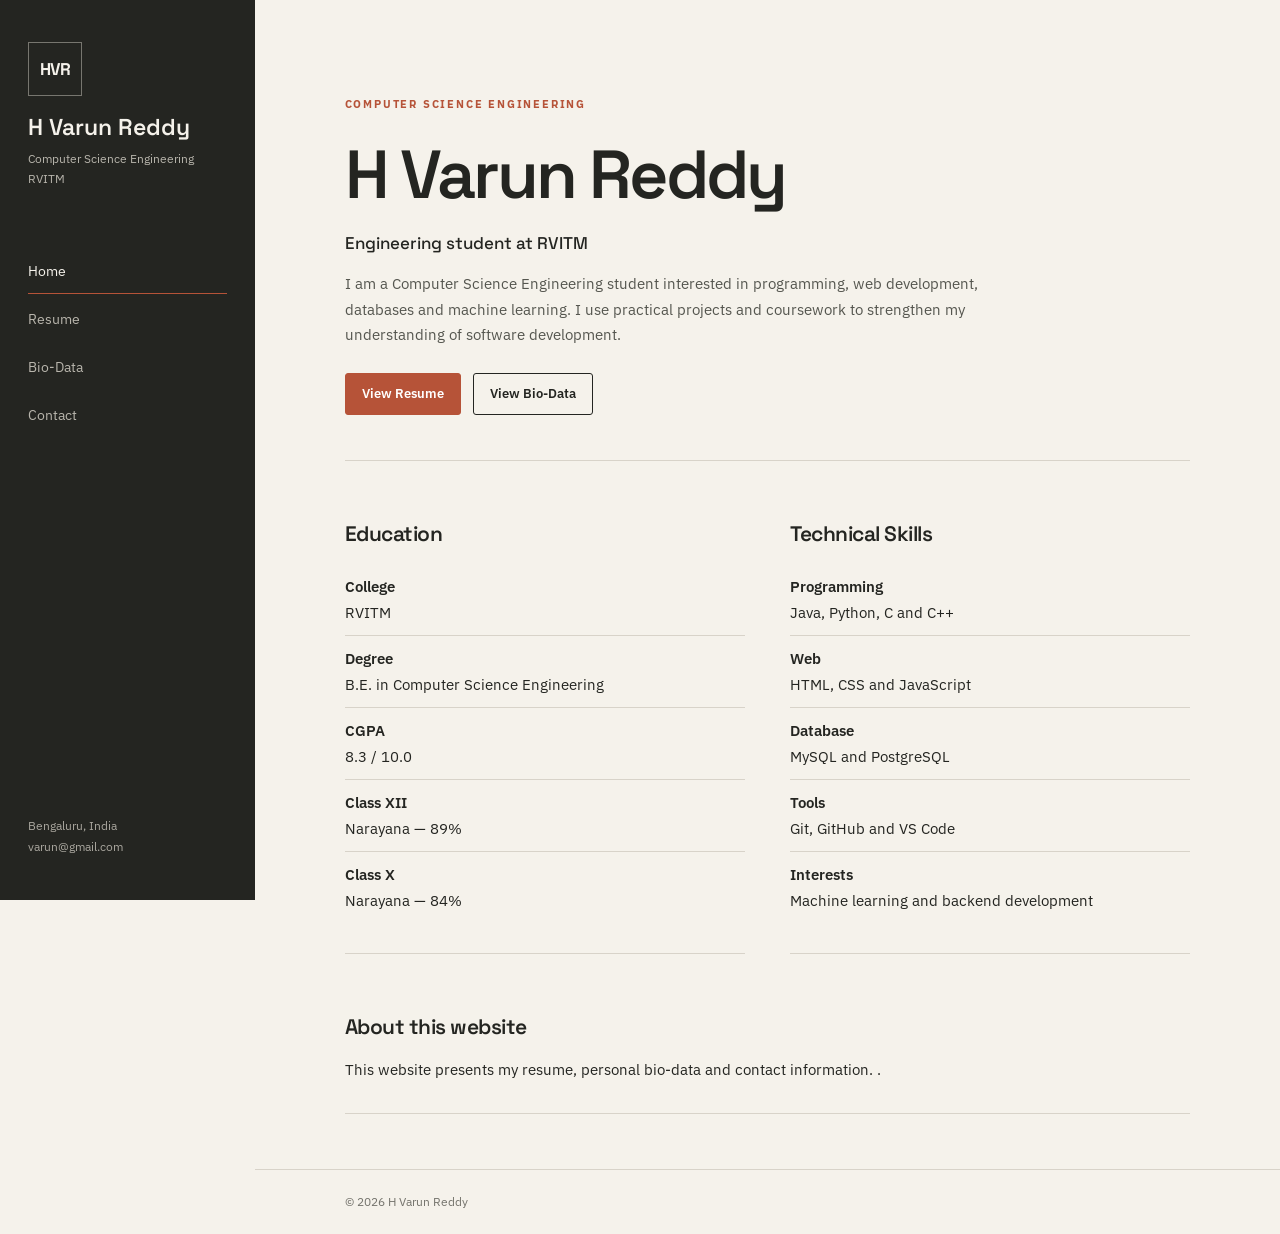
<file: index.html>
<!DOCTYPE html>
<html lang="en">
<head>
    <meta charset="UTF-8">
    <meta name="viewport" content="width=device-width, initial-scale=1.0">
    <meta name="description" content="Resume and bio-data of H Varun Reddy, Computer Science Engineering student at RVITM.">
    <title>H Varun Reddy | Home</title>
    <link rel="stylesheet" href="style.css">
</head>
<body>
<header>
    <div class="container navbar">
        <div class="brand">
            <div class="logo">HVR</div>
            <div>
                <h1>H Varun Reddy</h1>
                <p>Computer Science Engineering<br>RVITM</p>
            </div>
        </div>
        <nav aria-label="Main navigation">
            <ul class="nav-links">
                <li><a href="index.html" class="active">Home</a></li>
                <li><a href="resume.html">Resume</a></li>
                <li><a href="biodata.html">Bio-Data</a></li>
                <li><a href="contact.html">Contact</a></li>
            </ul>
        </nav>
        <div class="sidebar-note">
            Bengaluru, India<br>
            <a href="mailto:varun@gmail.com">varun@gmail.com</a>
        </div>
    </div>
</header>

<main>
    <section class="hero">
        <span class="badge">Computer Science Engineering</span>
        <h2>H Varun Reddy</h2>
        <h3>Engineering student at RVITM</h3>
        <p>
            I am a Computer Science Engineering student interested in
            programming, web development, databases and machine learning.
            I use practical projects and coursework to strengthen my
            understanding of software development.
        </p>
        <div class="button-row">
            <a href="resume.html" class="btn primary">View Resume</a>
            <a href="biodata.html" class="btn">View Bio-Data</a>
        </div>
    </section>

    <section class="grid-2">
        <article class="card">
            <h2 class="card-title">Education</h2>
            <ul class="highlight-list">
                <li><strong>College</strong><br>RVITM</li>
                <li><strong>Degree</strong><br>B.E. in Computer Science Engineering</li>
                <li><strong>CGPA</strong><br>8.3 / 10.0</li>
                <li><strong>Class XII</strong><br>Narayana — 89%</li>
                <li><strong>Class X</strong><br>Narayana — 84%</li>
            </ul>
        </article>

        <article class="card">
            <h2 class="card-title">Technical Skills</h2>
            <ul class="highlight-list">
                <li><strong>Programming</strong><br>Java, Python, C and C++</li>
                <li><strong>Web</strong><br>HTML, CSS and JavaScript</li>
                <li><strong>Database</strong><br>MySQL and PostgreSQL</li>
                <li><strong>Tools</strong><br>Git, GitHub and VS Code</li>
                <li><strong>Interests</strong><br>Machine learning and backend development</li>
            </ul>
        </article>
    </section>

    <section class="card">
        <h2 class="card-title">About this website</h2>
        <p>
            This website presents my resume, personal bio-data and contact
            information. .
        </p>
    </section>
</main>

<footer>
    <p>&copy; <span id="currentYear"></span> H Varun Reddy</p>
</footer>

<script src="https://code.jquery.com/jquery-3.7.1.min.js"></script>
<script src="script.js"></script>
</body>
</html>
</file>
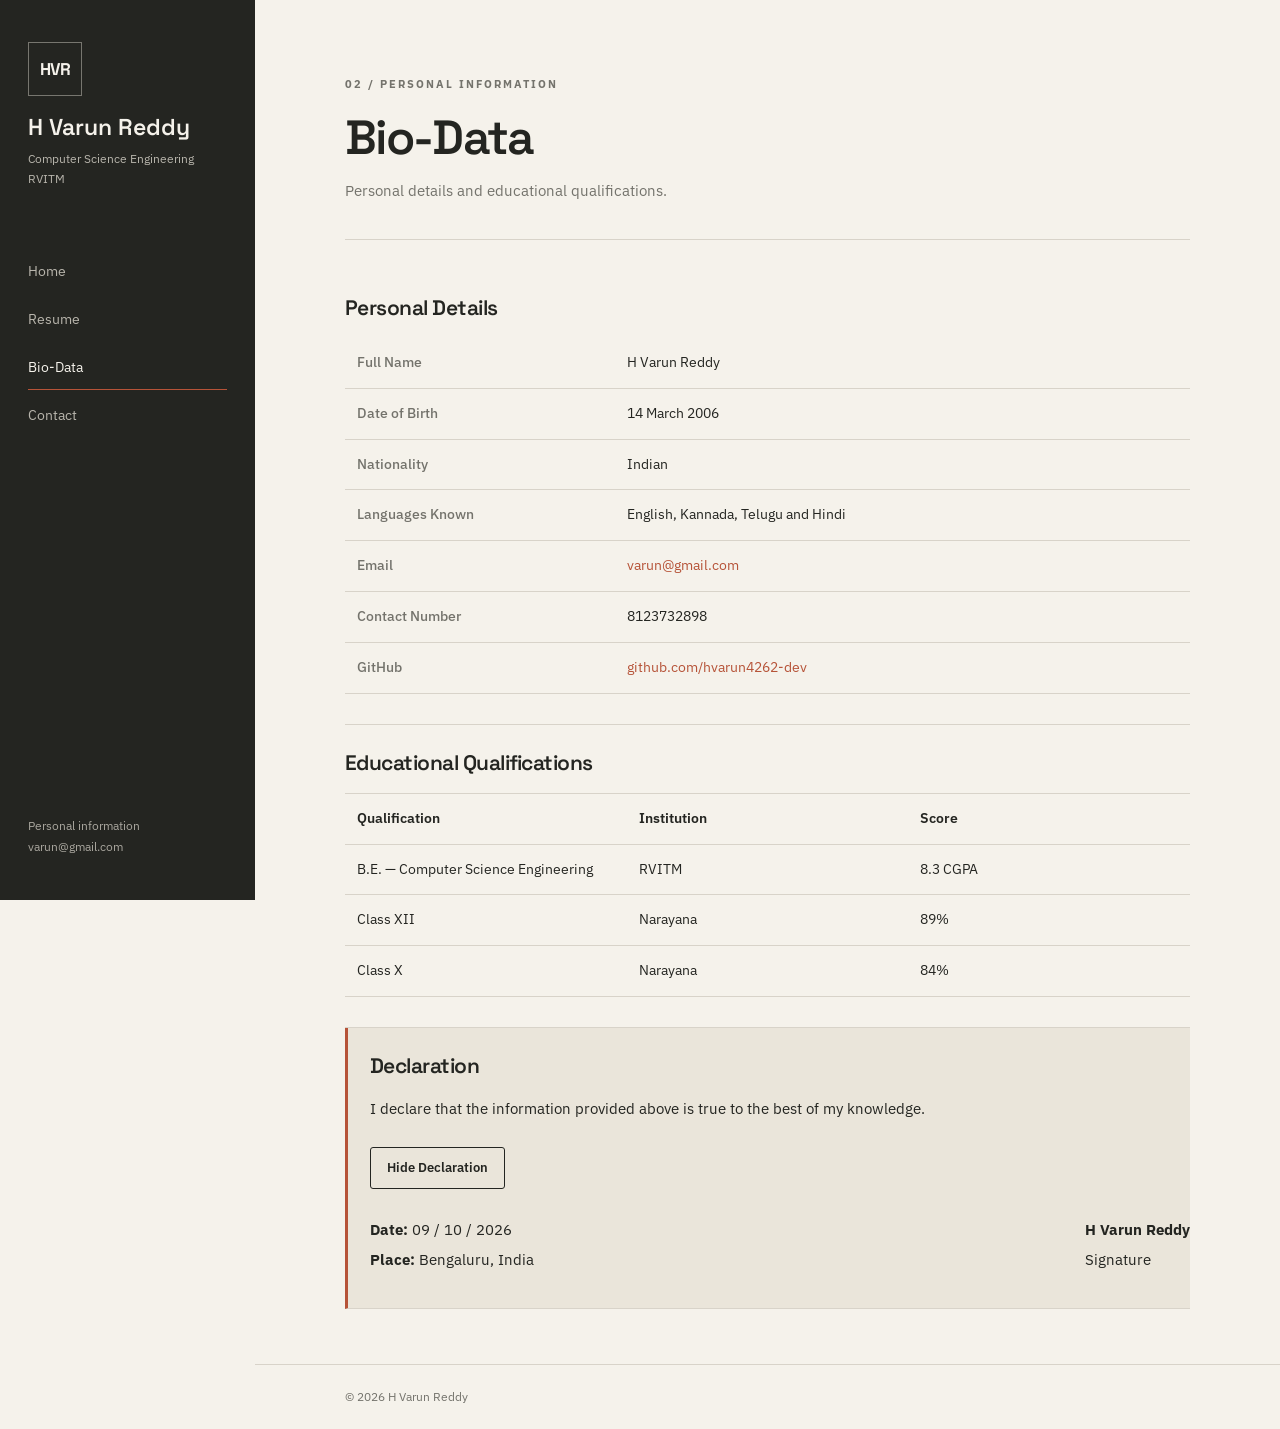
<file: biodata.html>
<!DOCTYPE html>
<html lang="en">
<head>
    <meta charset="UTF-8">
    <meta name="viewport" content="width=device-width, initial-scale=1.0">
    <title>Bio-Data | H Varun Reddy</title>
    <link rel="stylesheet" href="style.css">
</head>
<body>
<header>
    <div class="container navbar">
        <div class="brand">
            <div class="logo">HVR</div>
            <div>
                <h1>H Varun Reddy</h1>
                <p>Computer Science Engineering<br>RVITM</p>
            </div>
        </div>
        <nav aria-label="Main navigation">
            <ul class="nav-links">
                <li><a href="index.html">Home</a></li>
                <li><a href="resume.html">Resume</a></li>
                <li><a href="biodata.html" class="active">Bio-Data</a></li>
                <li><a href="contact.html">Contact</a></li>
            </ul>
        </nav>
        <div class="sidebar-note">
            Personal information<br>
            <a href="mailto:varun@gmail.com">varun@gmail.com</a>
        </div>
    </div>
</header>

<main>
    <section class="page-heading">
        <p class="eyebrow">02 / Personal Information</p>
        <h2>Bio-Data</h2>
        <p>Personal details and educational qualifications.</p>
    </section>

    <section class="card">
        <h2 class="card-title">Personal Details</h2>
        <div class="table-wrap">
            <table>
                <tbody>
                    <tr><th>Full Name</th><td>H Varun Reddy</td></tr>
                    <tr><th>Date of Birth</th><td>14 March 2006</td></tr>
                    <tr><th>Nationality</th><td>Indian</td></tr>
                    <tr><th>Languages Known</th><td>English, Kannada, Telugu and Hindi</td></tr>
                    <tr><th>Email</th><td><a href="mailto:varun@gmail.com">varun@gmail.com</a></td></tr>
                    <tr><th>Contact Number</th><td>8123732898</td></tr>
                    <tr><th>GitHub</th><td><a href="https://github.com/hvarun4262-dev" target="_blank" rel="noopener noreferrer">github.com/hvarun4262-dev</a></td></tr>
                </tbody>
            </table>
        </div>
    </section>

    <section class="card">
        <h2 class="card-title">Educational Qualifications</h2>
        <div class="table-wrap">
            <table>
                <thead>
                    <tr>
                        <th>Qualification</th>
                        <th>Institution</th>
                        <th>Score</th>
                    </tr>
                </thead>
                <tbody>
                    <tr><td>B.E. — Computer Science Engineering</td><td>RVITM</td><td>8.3 CGPA</td></tr>
                    <tr><td>Class XII</td><td>Narayana</td><td>89%</td></tr>
                    <tr><td>Class X</td><td>Narayana</td><td>84%</td></tr>
                </tbody>
            </table>
        </div>
    </section>

    <section class="card declaration">
        <h2 class="card-title">Declaration</h2>
        <p id="declarationText">
            I declare that the information provided above is true
            to the best of my knowledge.
        </p>
        <div class="button-row">
            <button class="btn" id="toggleDeclaration" type="button">Hide Declaration</button>
        </div>
        <div class="signature-area">
            <div>
                <p><strong>Date:</strong> 09 / 10 / 2026</p>
                <p><strong>Place:</strong> Bengaluru, India</p>
            </div>
            <div>
                <p><strong>H Varun Reddy</strong></p>
                <p>Signature</p>
            </div>
        </div>
    </section>
</main>

<footer>
    <p>&copy; <span id="currentYear"></span> H Varun Reddy</p>
</footer>

<script src="https://code.jquery.com/jquery-3.7.1.min.js"></script>
<script src="script.js"></script>
</body>
</html>
</file>
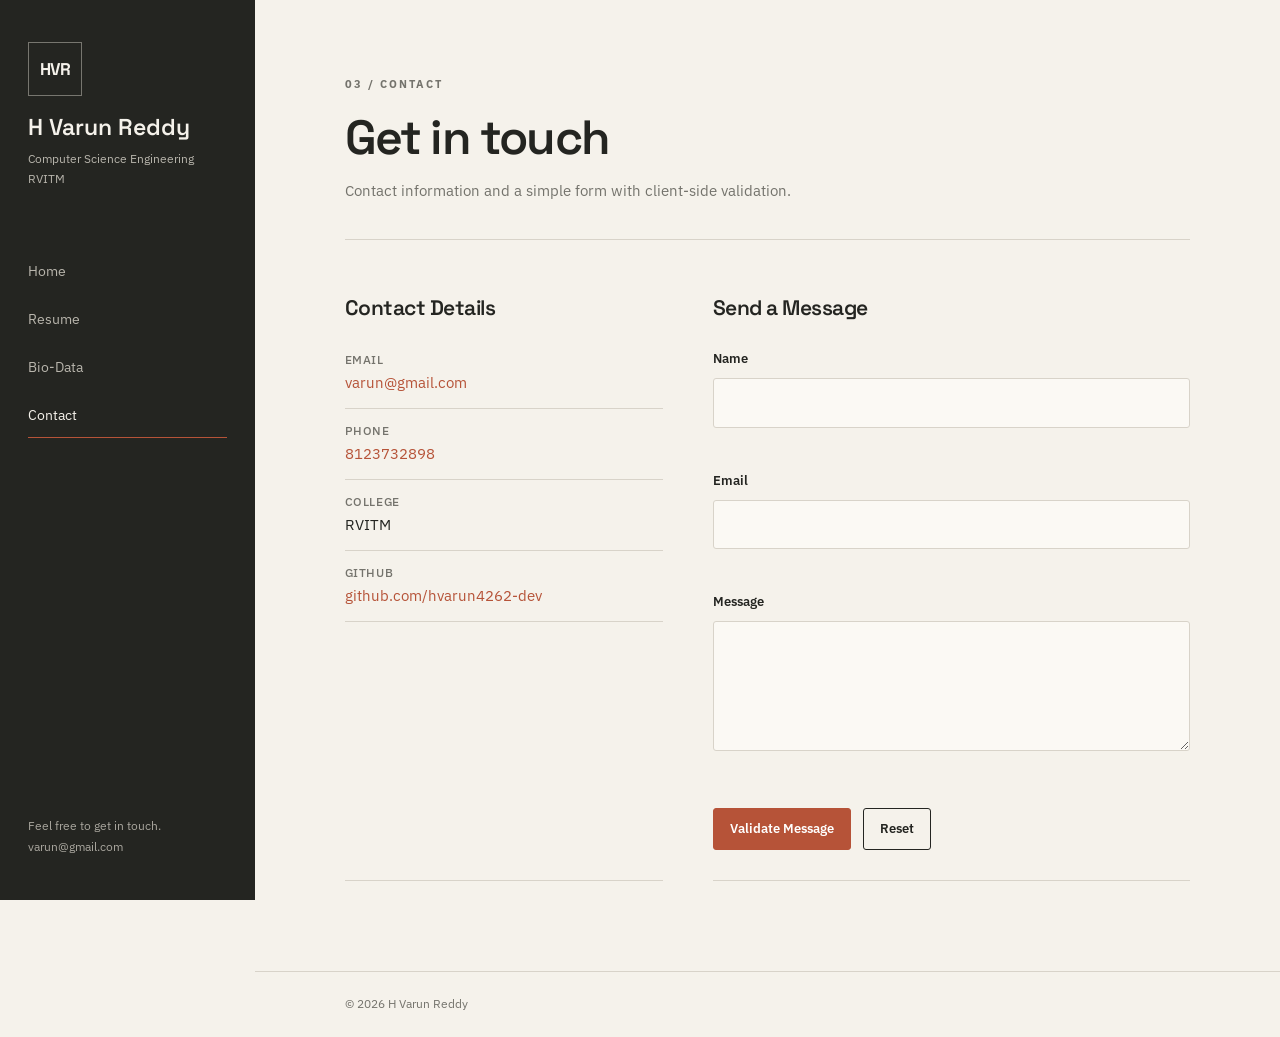
<file: contact.html>
<!DOCTYPE html>
<html lang="en">
<head>
    <meta charset="UTF-8">
    <meta name="viewport" content="width=device-width, initial-scale=1.0">
    <title>Contact | H Varun Reddy</title>
    <link rel="stylesheet" href="style.css">
</head>
<body>
<header>
    <div class="container navbar">
        <div class="brand">
            <div class="logo">HVR</div>
            <div>
                <h1>H Varun Reddy</h1>
                <p>Computer Science Engineering<br>RVITM</p>
            </div>
        </div>
        <nav aria-label="Main navigation">
            <ul class="nav-links">
                <li><a href="index.html">Home</a></li>
                <li><a href="resume.html">Resume</a></li>
                <li><a href="biodata.html">Bio-Data</a></li>
                <li><a href="contact.html" class="active">Contact</a></li>
            </ul>
        </nav>
        <div class="sidebar-note">
            Feel free to get in touch.<br>
            <a href="mailto:varun@gmail.com">varun@gmail.com</a>
        </div>
    </div>
</header>

<main>
    <section class="page-heading">
        <p class="eyebrow">03 / Contact</p>
        <h2>Get in touch</h2>
        <p>Contact information and a simple form with client-side validation.</p>
    </section>

    <section class="contact-grid">
        <article class="card">
            <h2 class="card-title">Contact Details</h2>
            <ul class="contact-list">
                <li><strong>Email</strong><a href="mailto:varun@gmail.com">varun@gmail.com</a></li>
                <li><strong>Phone</strong><a href="tel:+918123732898">8123732898</a></li>
                <li><strong>College</strong>RVITM</li>
                <li><strong>GitHub</strong><a href="https://github.com/hvarun4262-dev" target="_blank" rel="noopener noreferrer">github.com/hvarun4262-dev</a></li>
            </ul>
        </article>

        <article class="card">
            <h2 class="card-title">Send a Message</h2>
            <form id="contactForm" novalidate>
                <label for="fullName">Name</label>
                <input type="text" id="fullName" name="fullName" autocomplete="name">
                <span id="nameError" class="error"></span>

                <label for="email">Email</label>
                <input type="email" id="email" name="email" autocomplete="email">
                <span id="emailError" class="error"></span>

                <label for="message">Message</label>
                <textarea id="message" name="message"></textarea>
                <span id="messageError" class="error"></span>

                <div class="button-row">
                    <button type="submit" class="btn primary">Validate Message</button>
                    <button type="reset" class="btn">Reset</button>
                </div>

                <p id="successMessage" class="success-message" role="status">
                    The form passed validation. This demo does not send messages to a server.
                </p>
            </form>
        </article>
    </section>
</main>

<footer>
    <p>&copy; <span id="currentYear"></span> H Varun Reddy</p>
</footer>

<script src="https://code.jquery.com/jquery-3.7.1.min.js"></script>
<script src="script.js"></script>
</body>
</html>
</file>
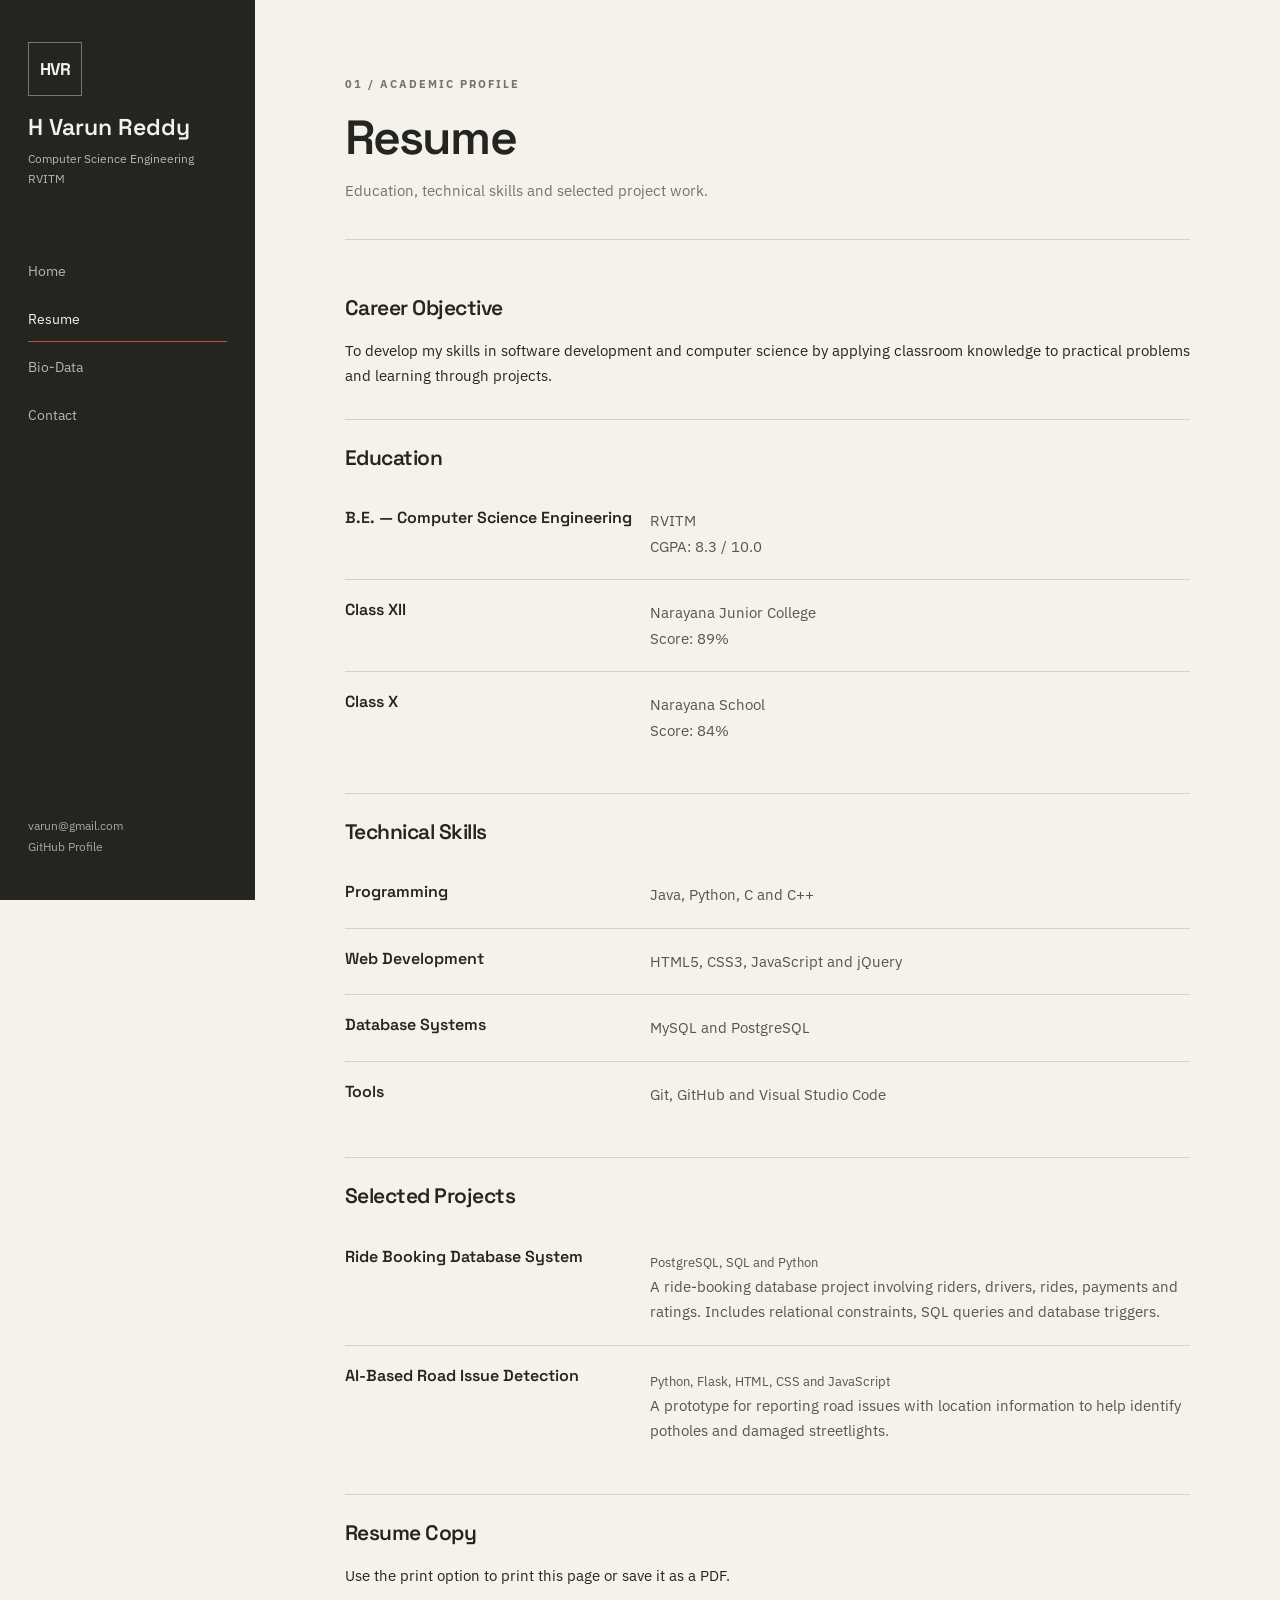
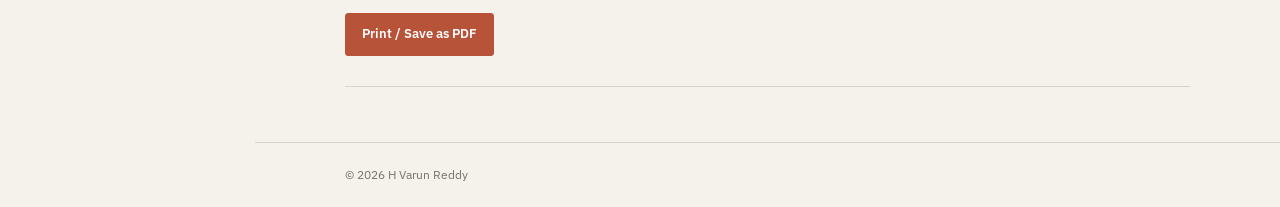
<file: resume.html>
<!DOCTYPE html>
<html lang="en">
<head>
    <meta charset="UTF-8">
    <meta name="viewport" content="width=device-width, initial-scale=1.0">
    <title>Resume | H Varun Reddy</title>
    <link rel="stylesheet" href="style.css">
</head>
<body>
<header>
    <div class="container navbar">
        <div class="brand">
            <div class="logo">HVR</div>
            <div>
                <h1>H Varun Reddy</h1>
                <p>Computer Science Engineering<br>RVITM</p>
            </div>
        </div>
        <nav aria-label="Main navigation">
            <ul class="nav-links">
                <li><a href="index.html">Home</a></li>
                <li><a href="resume.html" class="active">Resume</a></li>
                <li><a href="biodata.html">Bio-Data</a></li>
                <li><a href="contact.html">Contact</a></li>
            </ul>
        </nav>
        <div class="sidebar-note">
            <a href="mailto:varun@gmail.com">varun@gmail.com</a><br>
            <a href="https://github.com/hvarun4262-dev" target="_blank" rel="noopener noreferrer">GitHub Profile</a>
        </div>
    </div>
</header>

<main>
    <section class="page-heading">
        <p class="eyebrow">01 / Academic Profile</p>
        <h2>Resume</h2>
        <p>Education, technical skills and selected project work.</p>
    </section>

    <section class="card">
        <h2 class="card-title">Career Objective</h2>
        <p>
            To develop my skills in software development and computer
            science by applying classroom knowledge to practical
            problems and learning through projects.
        </p>
    </section>

    <section class="card">
        <h2 class="card-title">Education</h2>
        <article class="item">
            <h3>B.E. — Computer Science Engineering</h3>
            <div>
                <p>RVITM</p>
                <p>CGPA: 8.3 / 10.0</p>
            </div>
        </article>
        <article class="item">
            <h3>Class XII</h3>
            <div>
                <p>Narayana Junior College</p>
                <p>Score: 89%</p>
            </div>
        </article>
        <article class="item">
            <h3>Class X</h3>
            <div>
                <p>Narayana School</p>
                <p>Score: 84%</p>
            </div>
        </article>
    </section>

    <section class="card">
        <h2 class="card-title">Technical Skills</h2>
        <article class="item">
            <h3>Programming</h3>
            <p>Java, Python, C and C++</p>
        </article>
        <article class="item">
            <h3>Web Development</h3>
            <p>HTML5, CSS3, JavaScript and jQuery</p>
        </article>
        <article class="item">
            <h3>Database Systems</h3>
            <p>MySQL and PostgreSQL</p>
        </article>
        <article class="item">
            <h3>Tools</h3>
            <p>Git, GitHub and Visual Studio Code</p>
        </article>
    </section>

    <section class="card">
        <h2 class="card-title">Selected Projects</h2>
        <article class="item">
            <h3>Ride Booking Database System</h3>
            <div>
                <p class="tech">PostgreSQL, SQL and Python</p>
                <p>
                    A ride-booking database project involving riders,
                    drivers, rides, payments and ratings. Includes
                    relational constraints, SQL queries and database
                    triggers.
                </p>
            </div>
        </article>
        <article class="item">
            <h3>AI-Based Road Issue Detection</h3>
            <div>
                <p class="tech">Python, Flask, HTML, CSS and JavaScript</p>
                <p>
                    A prototype for reporting road issues with location
                    information to help identify potholes and damaged
                    streetlights.
                </p>
            </div>
        </article>
    </section>

    <section class="card">
        <h2 class="card-title">Resume Copy</h2>
        <p>Use the print option to print this page or save it as a PDF.</p>
        <div class="button-row">
            <button class="btn primary print-page" type="button">Print / Save as PDF</button>
        </div>
    </section>
</main>

<footer>
    <p>&copy; <span id="currentYear"></span> H Varun Reddy</p>
</footer>

<script src="https://code.jquery.com/jquery-3.7.1.min.js"></script>
<script src="script.js"></script>
</body>
</html>
</file>
<file: style.css>
/* =====================================
   H VARUN REDDY — PERSONAL WEBSITE
   ===================================== */

@import url('https://fonts.googleapis.com/css2?family=IBM+Plex+Sans:wght@400;500;600;700&family=Space+Grotesk:wght@400;500;600;700&display=swap');

:root {
    --paper: #F5F2EB;
    --ink: #242521;
    --muted: #74736C;
    --accent: #B65338;
    --line: #D8D3C9;
    --soft: #EAE5DA;
    --white: #FFFFFF;
}

* {
    box-sizing: border-box;
    margin: 0;
    padding: 0;
}

html {
    scroll-behavior: smooth;
}

body {
    font-family: 'IBM Plex Sans', sans-serif;
    background: var(--paper);
    color: var(--ink);
    line-height: 1.7;
    font-size: 15px;
}

h1, h2, h3, h4 {
    font-family: 'Space Grotesk', sans-serif;
    font-weight: 600;
    line-height: 1.2;
}

a {
    color: inherit;
    text-decoration: none;
}

a:hover {
    color: var(--accent);
}

button, input, textarea {
    font: inherit;
}

img {
    max-width: 100%;
}

/* =====================================
   LEFT SIDEBAR
   ===================================== */

header {
    position: fixed;
    left: 0;
    top: 0;
    width: 255px;
    height: 100vh;
    padding: 42px 28px;
    background: var(--ink);
    color: var(--paper);
    display: flex;
    flex-direction: column;
    z-index: 100;
}

.navbar {
    display: flex;
    flex-direction: column;
    height: 100%;
    align-items: stretch;
}

.brand {
    display: flex;
    flex-direction: column;
    align-items: flex-start;
    gap: 18px;
}

.logo {
    width: 54px;
    height: 54px;
    border: 1px solid #77766F;
    display: grid;
    place-items: center;
    font-family: 'Space Grotesk', sans-serif;
    font-size: 17px;
    font-weight: 700;
    letter-spacing: -1px;
}

.brand h1 {
    color: var(--paper);
    font-size: 23px;
    max-width: 190px;
}

.brand p {
    color: #B8B5AC;
    font-size: 12px;
    margin-top: 7px;
}

nav {
    margin-top: 62px;
}

.nav-links {
    list-style: none;
    display: flex;
    flex-direction: column;
    gap: 5px;
}

.nav-links a {
    display: block;
    padding: 9px 0;
    color: #B8B5AC;
    border-bottom: 1px solid transparent;
    font-size: 14px;
    transition: color 0.2s, border-color 0.2s;
}

.nav-links a:hover,
.nav-links a.active {
    color: var(--paper);
    border-bottom-color: var(--accent);
}

.sidebar-note {
    margin-top: auto;
    color: #A9A69E;
    font-size: 12px;
    line-height: 1.8;
    padding-top: 30px;
}

/* =====================================
   MAIN CONTENT
   ===================================== */

main {
    margin-left: 255px;
    max-width: 1100px;
    padding: 55px 7%;
    min-height: calc(100vh - 100px);
}

.page-heading {
    padding: 20px 0 35px;
    border-bottom: 1px solid var(--line);
    margin-bottom: 30px;
}

.eyebrow {
    color: var(--accent);
    font-size: 11px;
    font-weight: 700;
    letter-spacing: 2px;
    text-transform: uppercase;
    margin-bottom: 15px;
}

.page-heading h2 {
    font-size: clamp(32px, 4vw, 48px);
    letter-spacing: -1.8px;
    margin-bottom: 12px;
}

.page-heading p {
    max-width: 650px;
    color: var(--muted);
}

/* =====================================
   HOME INTRODUCTION
   ===================================== */

.hero {
    padding: 35px 0 45px;
    border-bottom: 1px solid var(--line);
}

.hero h2 {
    font-size: clamp(40px, 6vw, 68px);
    letter-spacing: -3px;
    max-width: 700px;
    margin: 18px 0;
}

.hero h3 {
    font-size: 17px;
    font-weight: 500;
    margin-bottom: 18px;
}

.hero p {
    max-width: 660px;
    color: #55564F;
}

.badge {
    display: inline-block;
    color: var(--accent);
    font-size: 11px;
    font-weight: 700;
    letter-spacing: 1.8px;
    text-transform: uppercase;
}

.button-row {
    display: flex;
    flex-wrap: wrap;
    gap: 12px;
    margin-top: 25px;
}

.btn {
    display: inline-block;
    border: 1px solid var(--ink);
    padding: 9px 16px;
    background: transparent;
    color: var(--ink);
    cursor: pointer;
    border-radius: 3px;
    font-size: 13px;
    font-weight: 600;
    transition: background 0.2s, color 0.2s;
}

.btn:hover {
    background: var(--ink);
    color: var(--paper);
}

.btn.primary {
    background: var(--accent);
    border-color: var(--accent);
    color: var(--white);
}

.btn.primary:hover {
    background: var(--ink);
    border-color: var(--ink);
}

/* =====================================
   SECTION LAYOUT
   ===================================== */

section {
    margin-bottom: 35px;
}

.card {
    background: transparent;
    border: none;
    border-bottom: 1px solid var(--line);
    border-radius: 0;
    padding: 25px 0 30px;
    margin-bottom: 0;
    box-shadow: none;
}

.card-title {
    color: var(--ink);
    font-size: 21px;
    letter-spacing: -0.5px;
    margin-bottom: 18px;
    padding: 0;
    border: none;
}

.grid-2 {
    display: grid;
    grid-template-columns: 1fr 1fr;
    column-gap: 45px;
    margin-top: 10px;
}

.highlight-list {
    list-style: none;
}

.highlight-list li {
    padding: 10px 0;
    border-bottom: 1px solid var(--line);
}

.highlight-list li:last-child {
    border-bottom: none;
}

.highlight-list strong {
    font-weight: 600;
}

/* =====================================
   RESUME
   ===================================== */

.item {
    display: grid;
    grid-template-columns: minmax(150px, 0.7fr) 1.3fr;
    gap: 15px;
    padding: 20px 0;
    border-bottom: 1px solid var(--line);
}

.item:last-child {
    border-bottom: none;
}

.item h3 {
    font-size: 16px;
    font-weight: 600;
}

.item p {
    color: #55564F;
}

.tech {
    font-size: 13px;
    margin-top: 5px;
}

.project-no {
    color: var(--accent);
    margin-right: 5px;
}

/* =====================================
   TABLES / BIO-DATA
   ===================================== */

.table-wrap {
    overflow-x: auto;
}

table {
    width: 100%;
    border-collapse: collapse;
    background: transparent;
}

th, td {
    padding: 13px 12px;
    text-align: left;
    vertical-align: top;
    border-bottom: 1px solid var(--line);
    font-size: 14px;
}

th {
    width: 32%;
    background: transparent;
    color: var(--muted);
    font-weight: 500;
}

td a {
    color: var(--accent);
    overflow-wrap: anywhere;
}

thead th {
    color: var(--ink);
    border-top: 1px solid var(--line);
    font-weight: 600;
}

/* =====================================
   DECLARATION
   ===================================== */

.declaration {
    border-left: 3px solid var(--accent);
    padding-left: 22px;
    background: var(--soft);
}

.signature-area {
    display: flex;
    justify-content: space-between;
    gap: 20px;
    margin-top: 28px;
}

.signature-area p {
    margin-bottom: 5px;
}

/* =====================================
   CONTACT
   ===================================== */

.contact-grid {
    display: grid;
    grid-template-columns: 0.8fr 1.2fr;
    gap: 50px;
}

.contact-list {
    list-style: none;
}

.contact-list li {
    padding: 12px 0;
    border-bottom: 1px solid var(--line);
    overflow-wrap: anywhere;
}

.contact-list strong {
    display: block;
    font-size: 12px;
    color: var(--muted);
    font-weight: 500;
    text-transform: uppercase;
    letter-spacing: 0.6px;
}

.contact-list a {
    color: var(--accent);
}

form {
    display: grid;
    gap: 8px;
}

label {
    margin-top: 10px;
    font-weight: 600;
    font-size: 13px;
}

input, textarea {
    width: 100%;
    padding: 11px 12px;
    border: 1px solid var(--line);
    border-radius: 3px;
    background: #FBF9F4;
    color: var(--ink);
    outline: none;
}

input:focus, textarea:focus {
    border-color: var(--accent);
}

textarea {
    min-height: 130px;
    resize: vertical;
}

.error {
    color: #A13F2B;
    font-size: 12px;
    min-height: 16px;
}

.success-message {
    display: none;
    padding: 12px;
    background: #E5E8DC;
    border-left: 3px solid #596C45;
    color: var(--ink);
}

/* =====================================
   FOOTER
   ===================================== */

footer {
    margin-left: 255px;
    padding: 22px 7%;
    border-top: 1px solid var(--line);
    color: var(--muted);
    font-size: 12px;
}

/* =====================================
   RESPONSIVE DESIGN
   ===================================== */

@media (max-width: 850px) {
    header {
        position: relative;
        width: 100%;
        height: auto;
        padding: 22px 6%;
    }

    .navbar {
        height: auto;
    }

    .brand {
        flex-direction: row;
        align-items: center;
    }

    .brand h1 {
        font-size: 20px;
    }

    nav {
        margin-top: 20px;
    }

    .nav-links {
        flex-direction: row;
        flex-wrap: wrap;
        gap: 15px;
    }

    .nav-links a {
        padding: 7px 0;
    }

    .sidebar-note {
        display: none;
    }

    main {
        margin-left: 0;
        padding: 35px 6%;
    }

    footer {
        margin-left: 0;
        padding: 20px 6%;
    }

    .contact-grid {
        grid-template-columns: 1fr;
        gap: 20px;
    }

    .grid-2 {
        grid-template-columns: 1fr;
        gap: 0;
    }
}

@media (max-width: 560px) {
    .hero h2 {
        letter-spacing: -1.5px;
    }

    .item {
        grid-template-columns: 1fr;
        gap: 5px;
    }

    .signature-area {
        flex-direction: column;
    }

    .page-heading h2 {
        font-size: 34px;
    }

    .card {
        padding: 22px 0;
    }

    th, td {
        padding: 10px 8px;
        font-size: 12px;
    }
}

/* =====================================
   PRINT
   ===================================== */

@media print {
    header {
        position: static;
        width: 100%;
        height: auto;
        background: white;
        color: black;
    }

    .brand h1,
    .brand p {
        color: black;
    }

    nav,
    .button-row,
    footer {
        display: none;
    }

    main {
        margin: 0;
        padding: 20px;
    }

    body {
        background: white;
        color: black;
    }

    .card {
        break-inside: avoid;
    }
}
</file>
